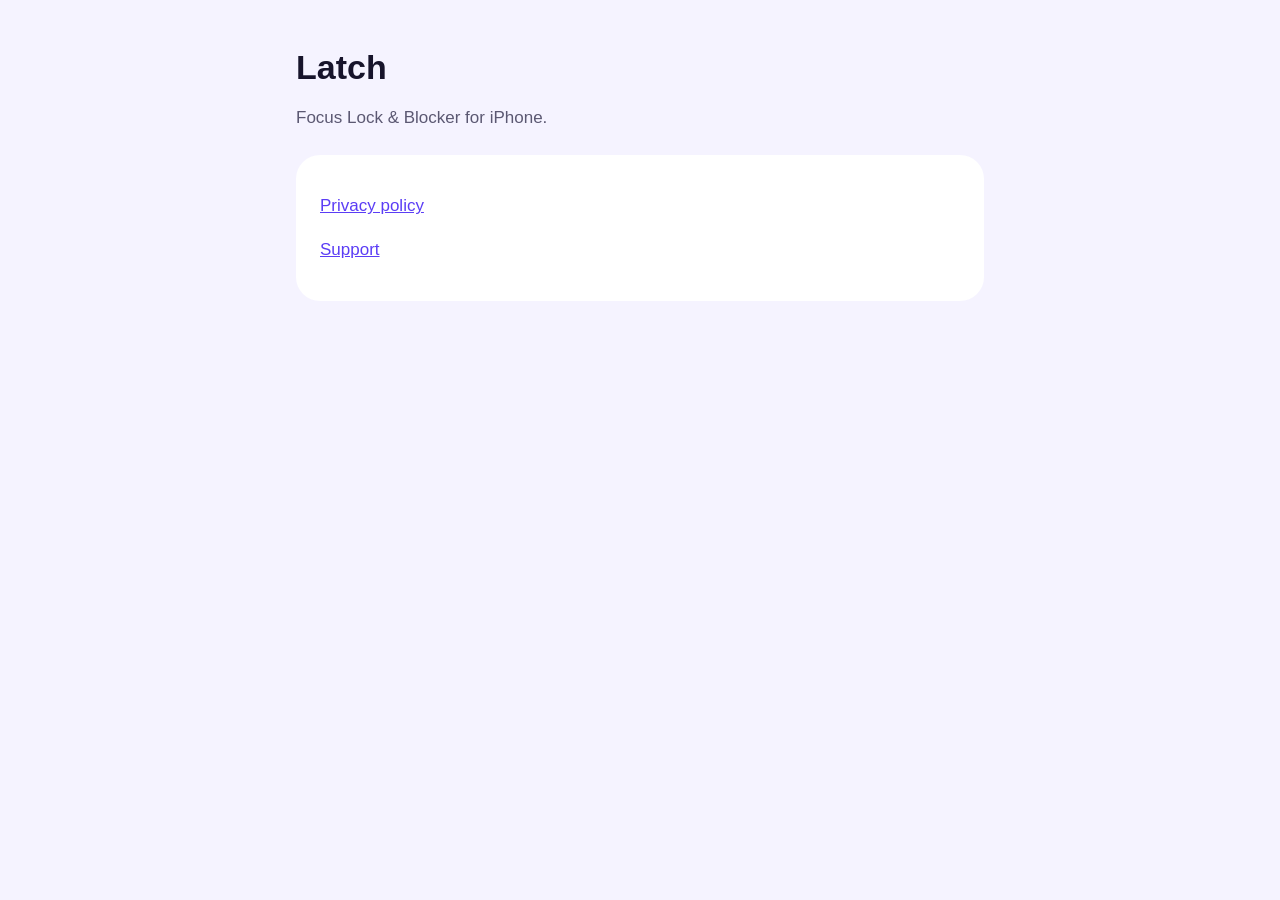
<file: index.html>
<!doctype html>
<html lang="en"><head><meta charset="utf-8"><meta name="viewport" content="width=device-width, initial-scale=1">
<title>Latch</title><link rel="stylesheet" href="style.css"></head>
<body><main><h1>Latch</h1><p>Focus Lock &amp; Blocker for iPhone.</p>
<div class="card"><p><a href="privacy.html">Privacy policy</a></p><p><a href="support.html">Support</a></p></div></main></body></html>
</file>
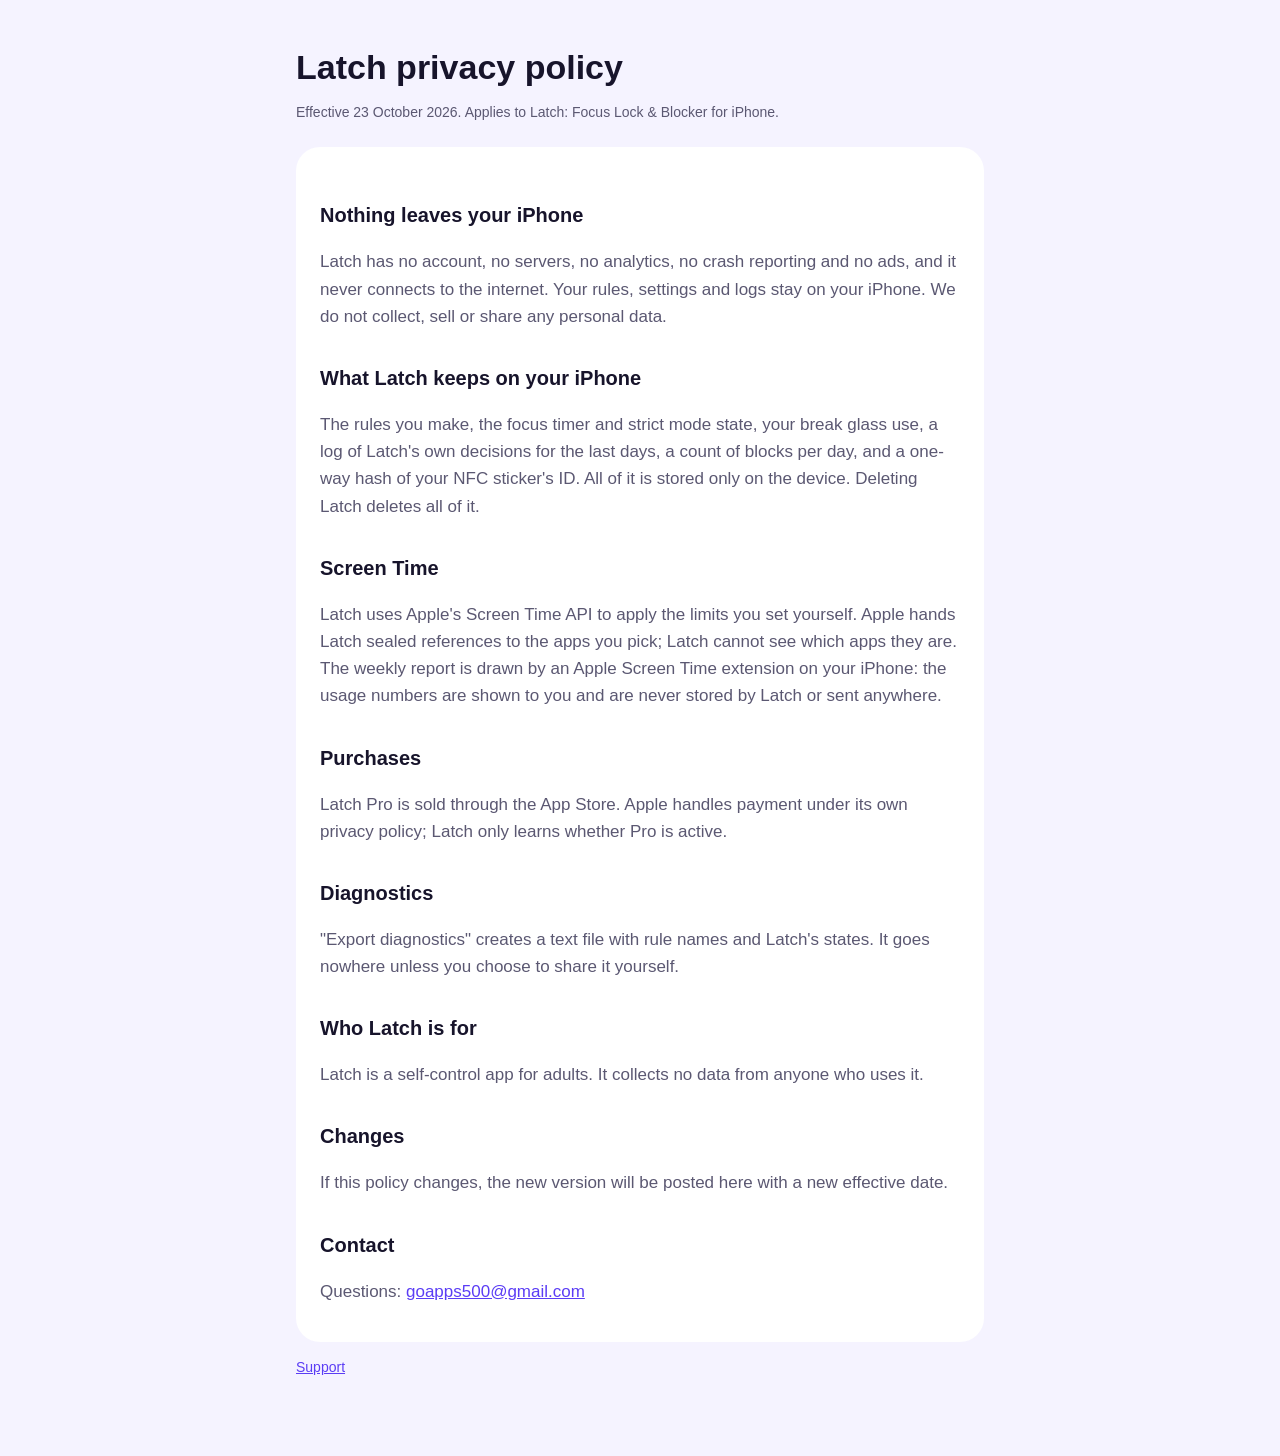
<file: privacy.html>
<!doctype html>
<html lang="en"><head><meta charset="utf-8"><meta name="viewport" content="width=device-width, initial-scale=1">
<title>Latch Privacy Policy</title><link rel="stylesheet" href="style.css"></head>
<body><main>
<h1>Latch privacy policy</h1>
<p class="small">Effective 23 October 2026. Applies to Latch: Focus Lock &amp; Blocker for iPhone.</p>
<div class="card">
<h2>Nothing leaves your iPhone</h2>
<p>Latch has no account, no servers, no analytics, no crash reporting and no ads, and it never connects to the internet. Your rules, settings and logs stay on your iPhone. We do not collect, sell or share any personal data.</p>
<h2>What Latch keeps on your iPhone</h2>
<p>The rules you make, the focus timer and strict mode state, your break glass use, a log of Latch's own decisions for the last days, a count of blocks per day, and a one-way hash of your NFC sticker's ID. All of it is stored only on the device. Deleting Latch deletes all of it.</p>
<h2>Screen Time</h2>
<p>Latch uses Apple's Screen Time API to apply the limits you set yourself. Apple hands Latch sealed references to the apps you pick; Latch cannot see which apps they are. The weekly report is drawn by an Apple Screen Time extension on your iPhone: the usage numbers are shown to you and are never stored by Latch or sent anywhere.</p>
<h2>Purchases</h2>
<p>Latch Pro is sold through the App Store. Apple handles payment under its own privacy policy; Latch only learns whether Pro is active.</p>
<h2>Diagnostics</h2>
<p>"Export diagnostics" creates a text file with rule names and Latch's states. It goes nowhere unless you choose to share it yourself.</p>
<h2>Who Latch is for</h2>
<p>Latch is a self-control app for adults. It collects no data from anyone who uses it.</p>
<h2>Changes</h2>
<p>If this policy changes, the new version will be posted here with a new effective date.</p>
<h2>Contact</h2>
<p>Questions: <a href="mailto:goapps500@gmail.com">goapps500@gmail.com</a></p>
</div>
<p class="small"><a href="support.html">Support</a></p>
</main></body></html>
</file>
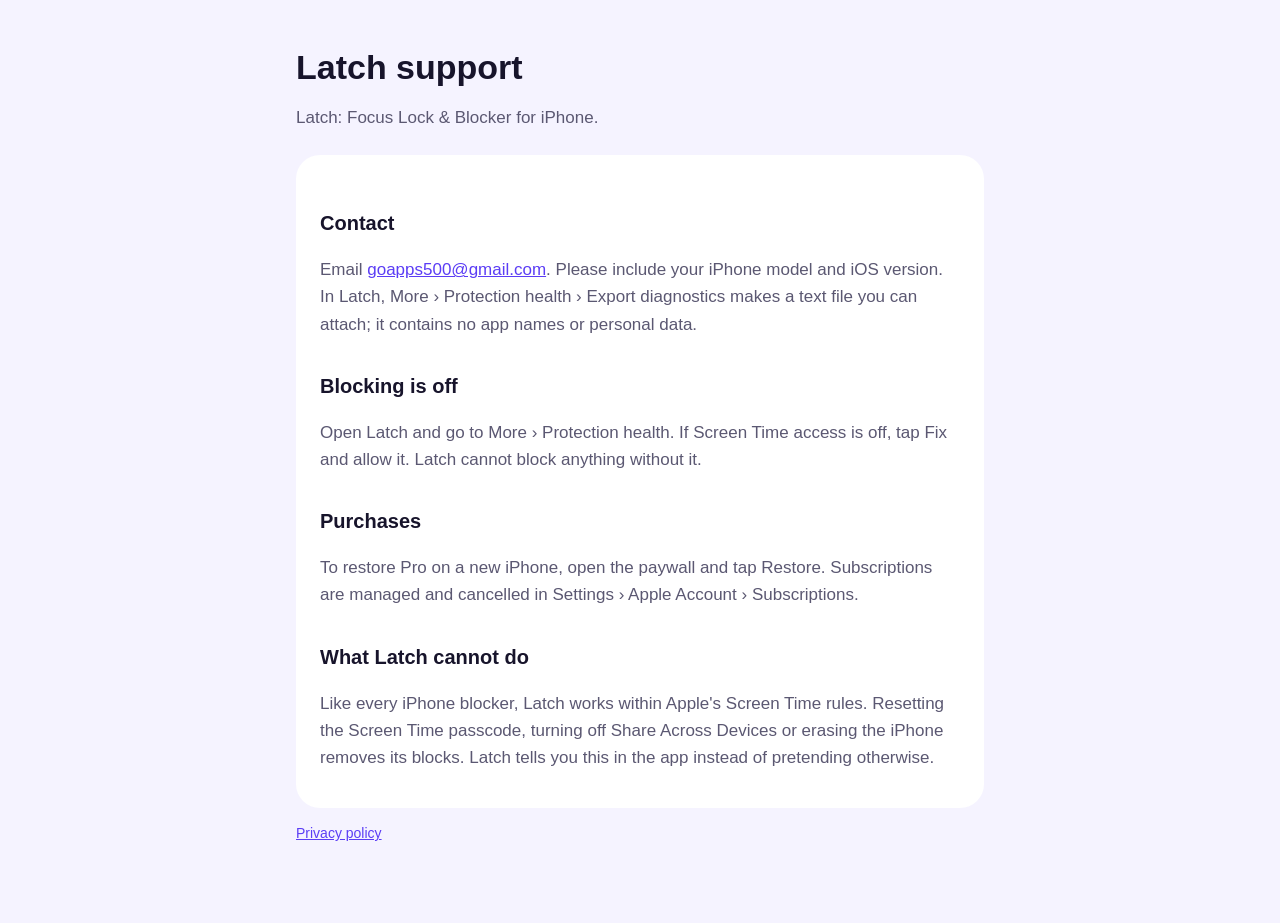
<file: support.html>
<!doctype html>
<html lang="en"><head><meta charset="utf-8"><meta name="viewport" content="width=device-width, initial-scale=1">
<title>Latch Support</title><link rel="stylesheet" href="style.css"></head>
<body><main>
<h1>Latch support</h1>
<p>Latch: Focus Lock &amp; Blocker for iPhone.</p>
<div class="card">
<h2>Contact</h2>
<p>Email <a href="mailto:goapps500@gmail.com">goapps500@gmail.com</a>. Please include your iPhone model and iOS version. In Latch, More › Protection health › Export diagnostics makes a text file you can attach; it contains no app names or personal data.</p>
<h2>Blocking is off</h2>
<p>Open Latch and go to More › Protection health. If Screen Time access is off, tap Fix and allow it. Latch cannot block anything without it.</p>
<h2>Purchases</h2>
<p>To restore Pro on a new iPhone, open the paywall and tap Restore. Subscriptions are managed and cancelled in Settings › Apple Account › Subscriptions.</p>
<h2>What Latch cannot do</h2>
<p>Like every iPhone blocker, Latch works within Apple's Screen Time rules. Resetting the Screen Time passcode, turning off Share Across Devices or erasing the iPhone removes its blocks. Latch tells you this in the app instead of pretending otherwise.</p>
</div>
<p class="small"><a href="privacy.html">Privacy policy</a></p>
</main></body></html>
</file>
<file: style.css>
:root { --bg: #F5F3FF; --card: #FFFFFF; --ink: #17142B; --muted: #5B5872; --accent: #5B3DF5; }
@media (prefers-color-scheme: dark) { :root { --bg: #100D22; --card: #1C1836; --ink: #F3F1FF; --muted: #B4B0CC; --accent: #A99BFF; } }
* { box-sizing: border-box; }
body { margin: 0; background: var(--bg); color: var(--ink); font: 17px/1.6 -apple-system, BlinkMacSystemFont, "Segoe UI", Roboto, sans-serif; }
main { max-width: 720px; margin: 0 auto; padding: 48px 16px 64px; }
h1 { font-size: 34px; line-height: 1.15; margin: 0 0 8px; }
h2 { font-size: 20px; margin: 32px 0 8px; }
p, li { color: var(--muted); }
.card { background: var(--card); border-radius: 24px; padding: 20px 24px; margin-top: 24px; }
a { color: var(--accent); }
.small { font-size: 14px; }
</file>
